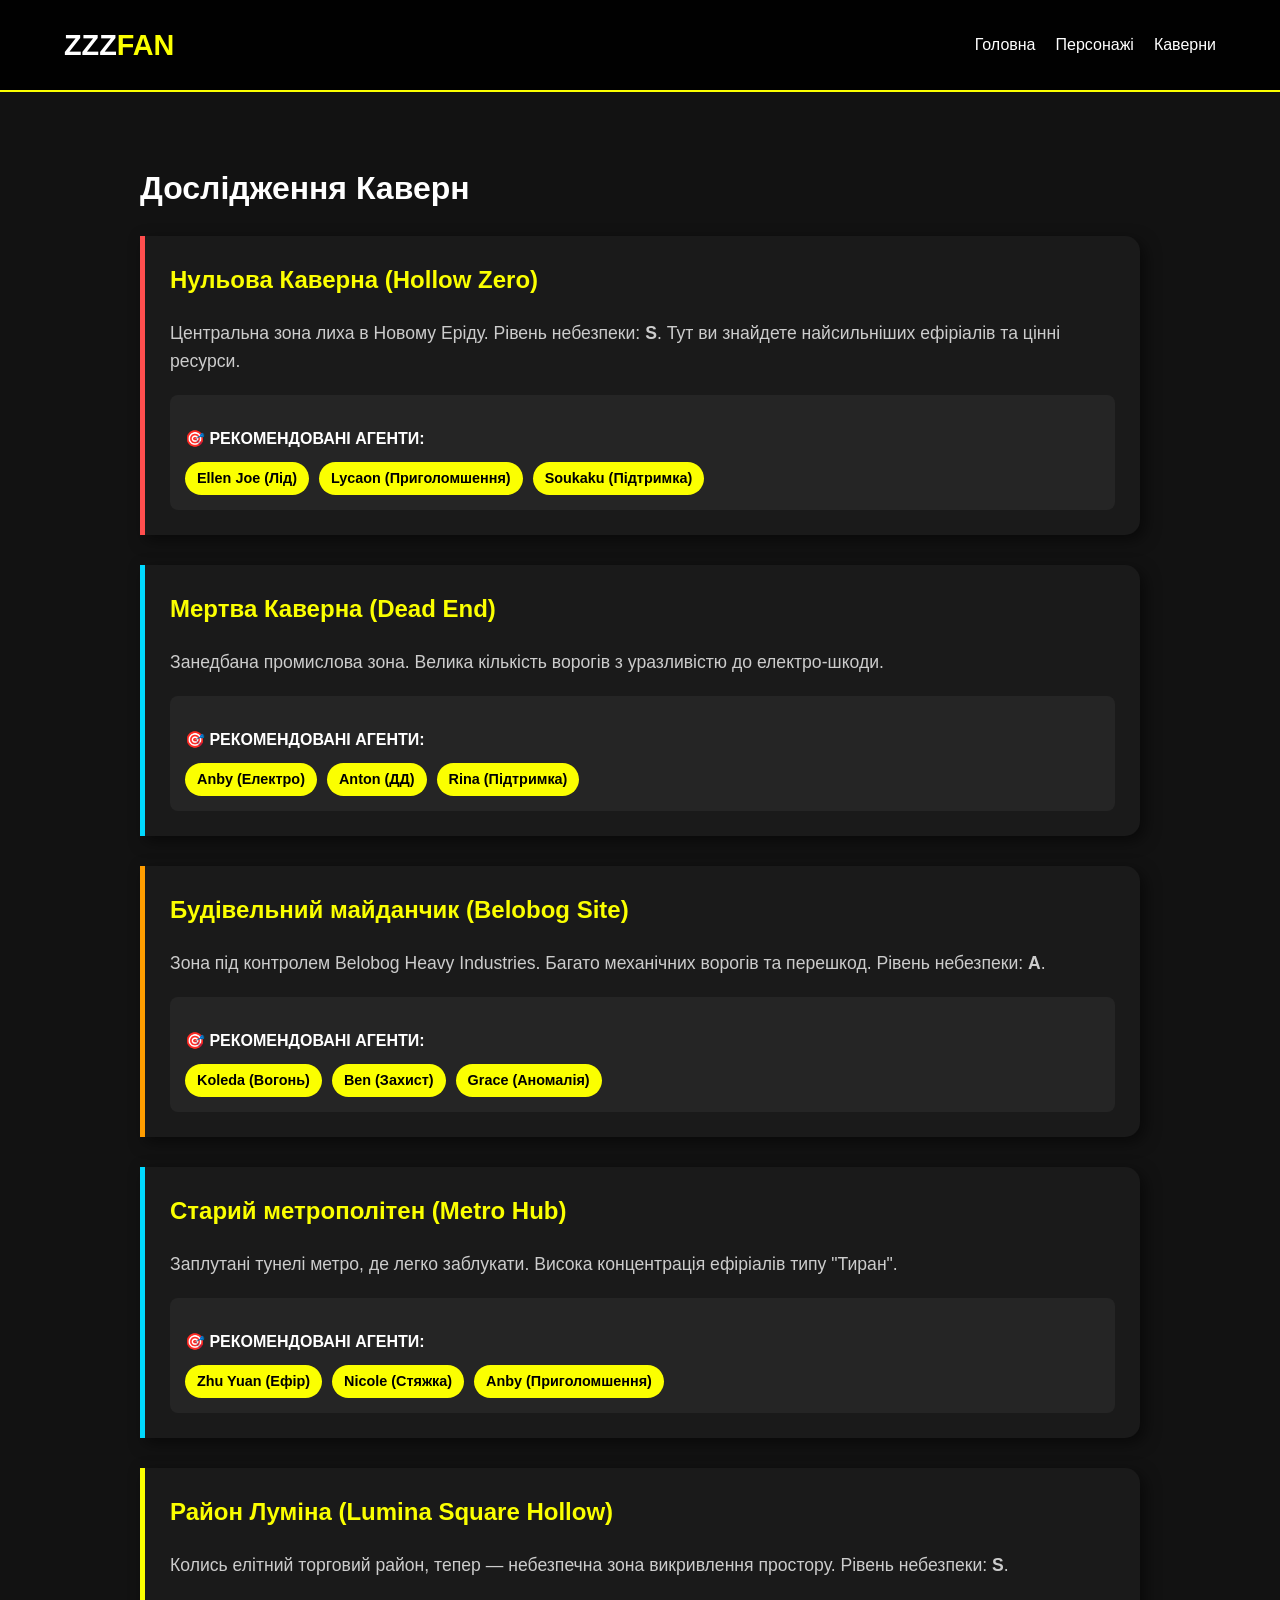
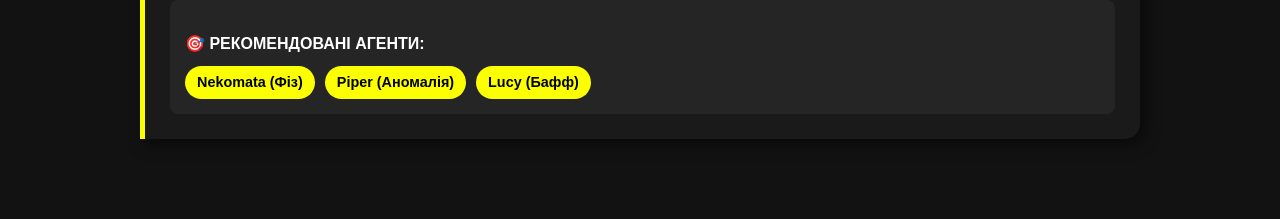
<file: hollows.html>
<!DOCTYPE html>
<html lang="uk">
<head>
    <meta charset="UTF-8">
    <meta name="viewport" content="width=device-width, initial-scale=1.0">
    <title>Каверни Нового Еріду | ZZZ FAN</title>
    <link rel="stylesheet" href="style.css">
</head>
<body>
    <header>
        <nav>
            <div class="logo">ZZZ<span>FAN</span></div>
            <ul>
                <li><a href="index.html">Головна</a></li>
                <li><a href="agents.html">Персонажі</a></li>
                <li><a href="hollows.html" class="active">Каверни</a></li>
            </ul>
        </nav>
    </header>

    <main class="hollows-container">
        <h1>Дослідження Каверн</h1>
        
        <div class="hollow-card">
            <div class="hollow-info">
                <h2>Нульова Каверна (Hollow Zero)</h2>
                <p class="description">Центральна зона лиха в Новому Еріду. Рівень небезпеки: <strong>S</strong>. Тут ви знайдете найсильніших ефіріалів та цінні ресурси.</p>
                
                <div class="recommendations">
                    <h3>🎯 Рекомендовані Агенти:</h3>
                    <div class="team">
                        <span>Ellen Joe (Лід)</span>
                        <span>Lycaon (Приголомшення)</span>
                        <span>Soukaku (Підтримка)</span>
                    </div>
                </div>
            </div>
        </div>

        <div class="hollow-card">
            <div class="hollow-info">
                <h2>Мертва Каверна (Dead End)</h2>
                <p class="description">Занедбана промислова зона. Велика кількість ворогів з уразливістю до електро-шкоди.</p>
                
                <div class="recommendations">
                    <h3>🎯 Рекомендовані Агенти:</h3>
                    <div class="team">
                        <span>Anby (Електро)</span>
                        <span>Anton (ДД)</span>
                        <span>Rina (Підтримка)</span>
                    </div>
                </div>
            </div>
        </div>

        <div class="hollow-card">
            <div class="hollow-info">
                <h2>Будівельний майданчик (Belobog Site)</h2>
                <p class="description">Зона під контролем Belobog Heavy Industries. Багато механічних ворогів та перешкод. Рівень небезпеки: <strong>A</strong>.</p>
                
                <div class="recommendations">
                    <h3>🎯 Рекомендовані Агенти:</h3>
                    <div class="team">
                        <span>Koleda (Вогонь)</span>
                        <span>Ben (Захист)</span>
                        <span>Grace (Аномалія)</span>
                    </div>
                </div>
            </div>
        </div>

        
        <div class="hollow-card">
            <div class="hollow-info">
                <h2>Старий метрополітен (Metro Hub)</h2>
                <p class="description">Заплутані тунелі метро, де легко заблукати. Висока концентрація ефіріалів типу "Тиран".</p>
                
                <div class="recommendations">
                    <h3>🎯 Рекомендовані Агенти:</h3>
                    <div class="team">
                        <span>Zhu Yuan (Ефір)</span>
                        <span>Nicole (Стяжка)</span>
                        <span>Anby (Приголомшення)</span>
                    </div>
                </div>
            </div>
        </div>

        
        <div class="hollow-card">
            <div class="hollow-info">
                <h2>Район Луміна (Lumina Square Hollow)</h2>
                <p class="description">Колись елітний торговий район, тепер — небезпечна зона викривлення простору. Рівень небезпеки: <strong>S</strong>.</p>
                
                <div class="recommendations">
                    <h3>🎯 Рекомендовані Агенти:</h3>
                    <div class="team">
                        <span>Nekomata (Фіз)</span>
                        <span>Piper (Аномалія)</span>
                        <span>Lucy (Бафф)</span>
                    </div>
                </div>
            </div>
        </div>

    </main>
</body>
</html>
</file>
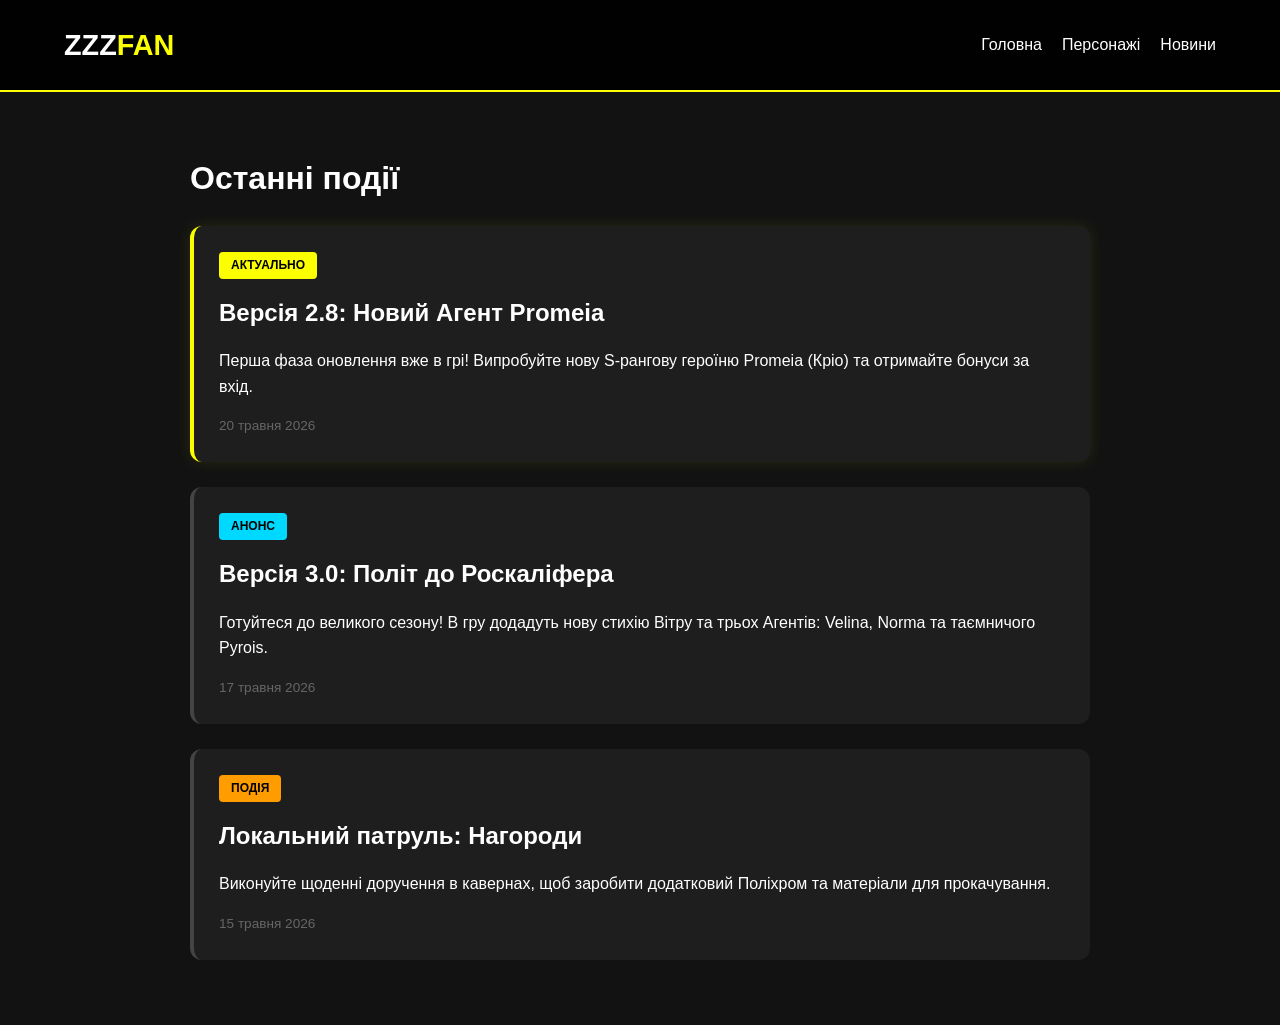
<file: news.html>
<!DOCTYPE html>
<html lang="uk">
<head>
    <meta charset="UTF-8">
    <meta name="viewport" content="width=device-width, initial-scale=1.0">
    <title>Новини New Eridu | ZZZ FAN</title>
    <link rel="stylesheet" href="style.css">
</head>
<body>
    <header>
        <nav>
            <div class="logo">ZZZ<span>FAN</span></div>
            <ul>
                <li><a href="index.html">Головна</a></li>
                <li><a href="agents.html">Персонажі</a></li>
                <li><a href="news.html" class="active">Новини</a></li>
            </ul>
        </nav>
    </header>

    <main class="news-container">
        <h1>Останні події</h1>

        <div class="news-card highlight">
            <div class="news-tag">Актуально</div>
            <h2>Версія 2.8: Новий Агент Promeia</h2>
            <p>Перша фаза оновлення вже в грі! Випробуйте нову S-рангову героїню Promeia (Кріо) та отримайте бонуси за вхід.</p>
            <span class="news-date">20 травня 2026</span>
        </div>

        <div class="news-card">
            <div class="news-tag upcoming">Анонс</div>
            <h2>Версія 3.0: Політ до Роскаліфера</h2>
            <p>Готуйтеся до великого сезону! В гру додадуть нову стихію Вітру та трьох Агентів: Velina, Norma та таємничого Pyrois.</p>
            <span class="news-date">17 травня 2026</span>
        </div>

        <div class="news-card">
            <div class="news-tag event">Подія</div>
            <h2>Локальний патруль: Нагороди</h2>
            <p>Виконуйте щоденні доручення в кавернах, щоб заробити додатковий Поліхром та матеріали для прокачування.</p>
            <span class="news-date">15 травня 2026</span>
        </div>
    </main>
</body>
</html>
</file>
<file: style.css>
:root {
    --main-yellow: #fbff00;
    --bg-black: #121212;
    --card-bg: #1e1e1e;
    --text-white: #ffffff;
}

body {
    margin: 0;
    font-family: 'Segoe UI', sans-serif;
    background-color: var(--bg-black);
    color: var(--text-white);
    line-height: 1.6;
}


header {
    background: rgba(0,0,0,0.9);
    padding: 1rem 5%;
    position: sticky;
    top: 0;
    z-index: 1000;
    border-bottom: 2px solid var(--main-yellow);
}

nav {
    display: flex;
    justify-content: space-between;
    align-items: center;
}

.logo {
    font-size: 1.8rem;
    font-weight: bold;
}

.logo span {
    color: var(--main-yellow);
}

nav ul {
    display: flex;
    list-style: none;
}

nav ul li a {
    color: white;
    text-decoration: none;
    margin-left: 20px;
    transition: 0.3s;
}

nav ul li a:hover {
    color: var(--main-yellow);
}

#hero {
    height: 60vh;
    display: flex;
    align-items: center;
    justify-content: center;
    text-align: center;
    background: linear-gradient(rgba(0,0,0,0.6), rgba(0,0,0,0.6)), 
                url('https://placehold.co');
    background-size: cover;
}

.btn {
    background: var(--main-yellow);
    color: black;
    padding: 10px 25px;
    text-decoration: none;
    font-weight: bold;
    border-radius: 5px;
}

#characters {
    padding: 50px 5%;
}

.char-grid {
    display: grid;
    grid-template-columns: repeat(auto-fit, minmax(250px, 1fr));
    gap: 20px;
}

.char-card {
    background: var(--card-bg);
    padding: 15px;
    border-radius: 10px;
    text-align: center;
    transition: transform 0.3s;
}

.char-card:hover {
    transform: translateY(-10px);
    border: 1px solid var(--main-yellow);
}

.char-img {
    height: 300px;
    background-size: cover;       
    background-position: center; 
    background-repeat: no-repeat;
    border-radius: 5px;
    margin-bottom: 15px;
    border: 1px solid #333;   
}

footer {
    text-align: center;
    padding: 20px;
    font-size: 0.8rem;
    color: #666;
}
   

.hollows-container {
    padding: 50px 5%;
    max-width: 1000px;
    margin: 0 auto;
}

.hollow-card {
    background: #1a1a1a;
    border-left: 5px solid var(--main-yellow);
    margin-bottom: 30px;
    padding: 25px;
    border-radius: 0 15px 15px 0;
    box-shadow: 5px 5px 15px rgba(0,0,0,0.5);
}

.hollow-card h2 {
    color: var(--main-yellow);
    margin-top: 0;
}

.description {
    font-size: 1.1rem;
    color: #ccc;
    margin-bottom: 20px;
}

.recommendations {
    background: #252525;
    padding: 15px;
    border-radius: 8px;
}

.recommendations h3 {
    font-size: 1rem;
    margin-bottom: 10px;
    text-transform: uppercase;
}

.team {
    display: flex;
    gap: 10px;
    flex-wrap: wrap;
}

.team span {
    background: var(--main-yellow);
    color: black;
    padding: 5px 12px;
    border-radius: 20px;
    font-size: 0.9rem;
    font-weight: bold;
}

.hollow-card:nth-child(2) { border-left-color: #ff4e4e; } 
.hollow-card:nth-child(3) { border-left-color: #00d9ff; } 
.hollow-card:nth-child(4) { border-left-color: #ff9d00; }
.hollow-card:nth-child(5) { border-left-color: #00d9ff; }

.news-container {
    padding: 40px 5%;
    max-width: 900px;
    margin: 0 auto;
}

.news-card {
    background: #1e1e1e;
    border-radius: 12px;
    padding: 25px;
    margin-bottom: 25px;
    border-left: 4px solid #444;
    transition: 0.3s;
}

.news-card:hover {
    background: #252525;
    border-left-color: var(--main-yellow);
}

.news-card.highlight {
    border-left-color: var(--main-yellow);
    box-shadow: 0 0 15px rgba(251, 255, 0, 0.1);
}

.news-tag {
    display: inline-block;
    padding: 4px 12px;
    border-radius: 4px;
    font-size: 0.75rem;
    font-weight: bold;
    text-transform: uppercase;
    margin-bottom: 15px;
    background: #444;
}

.news-tag.upcoming { background: #00d9ff; color: black; }
.news-tag.event { background: #ff9d00; color: black; }
.news-card.highlight .news-tag { background: var(--main-yellow); color: black; }

.news-card h2 { margin: 0 0 10px 0; color: white; }
.news-date { font-size: 0.85rem; color: #666; display: block; margin-top: 15px; }
#hero {
    position: relative;
    height: 80vh; 
    display: flex;
    align-items: center;
    justify-content: center;
    overflow: hidden; 
    color: white;
    text-align: center;
}

#hero-video {
    position: absolute;
    top: 50%;
    left: 50%;
    min-width: 100%;
    min-height: 100%;
    width: auto;
    height: auto;
    z-index: -2; 
    transform: translate(-50%, -50%);
    object-fit: cover; 

.video-overlay {
    position: absolute;
    top: 0;
    left: 0;
    width: 100%;
    height: 100%;
    background: rgba(0, 0, 0, 0.6); 
    z-index: -1; 
}

.hero-content {
    z-index: 1; 
    text-shadow: 2px 2px 10px rgba(0, 0, 0, 0.8);
}
</file>
